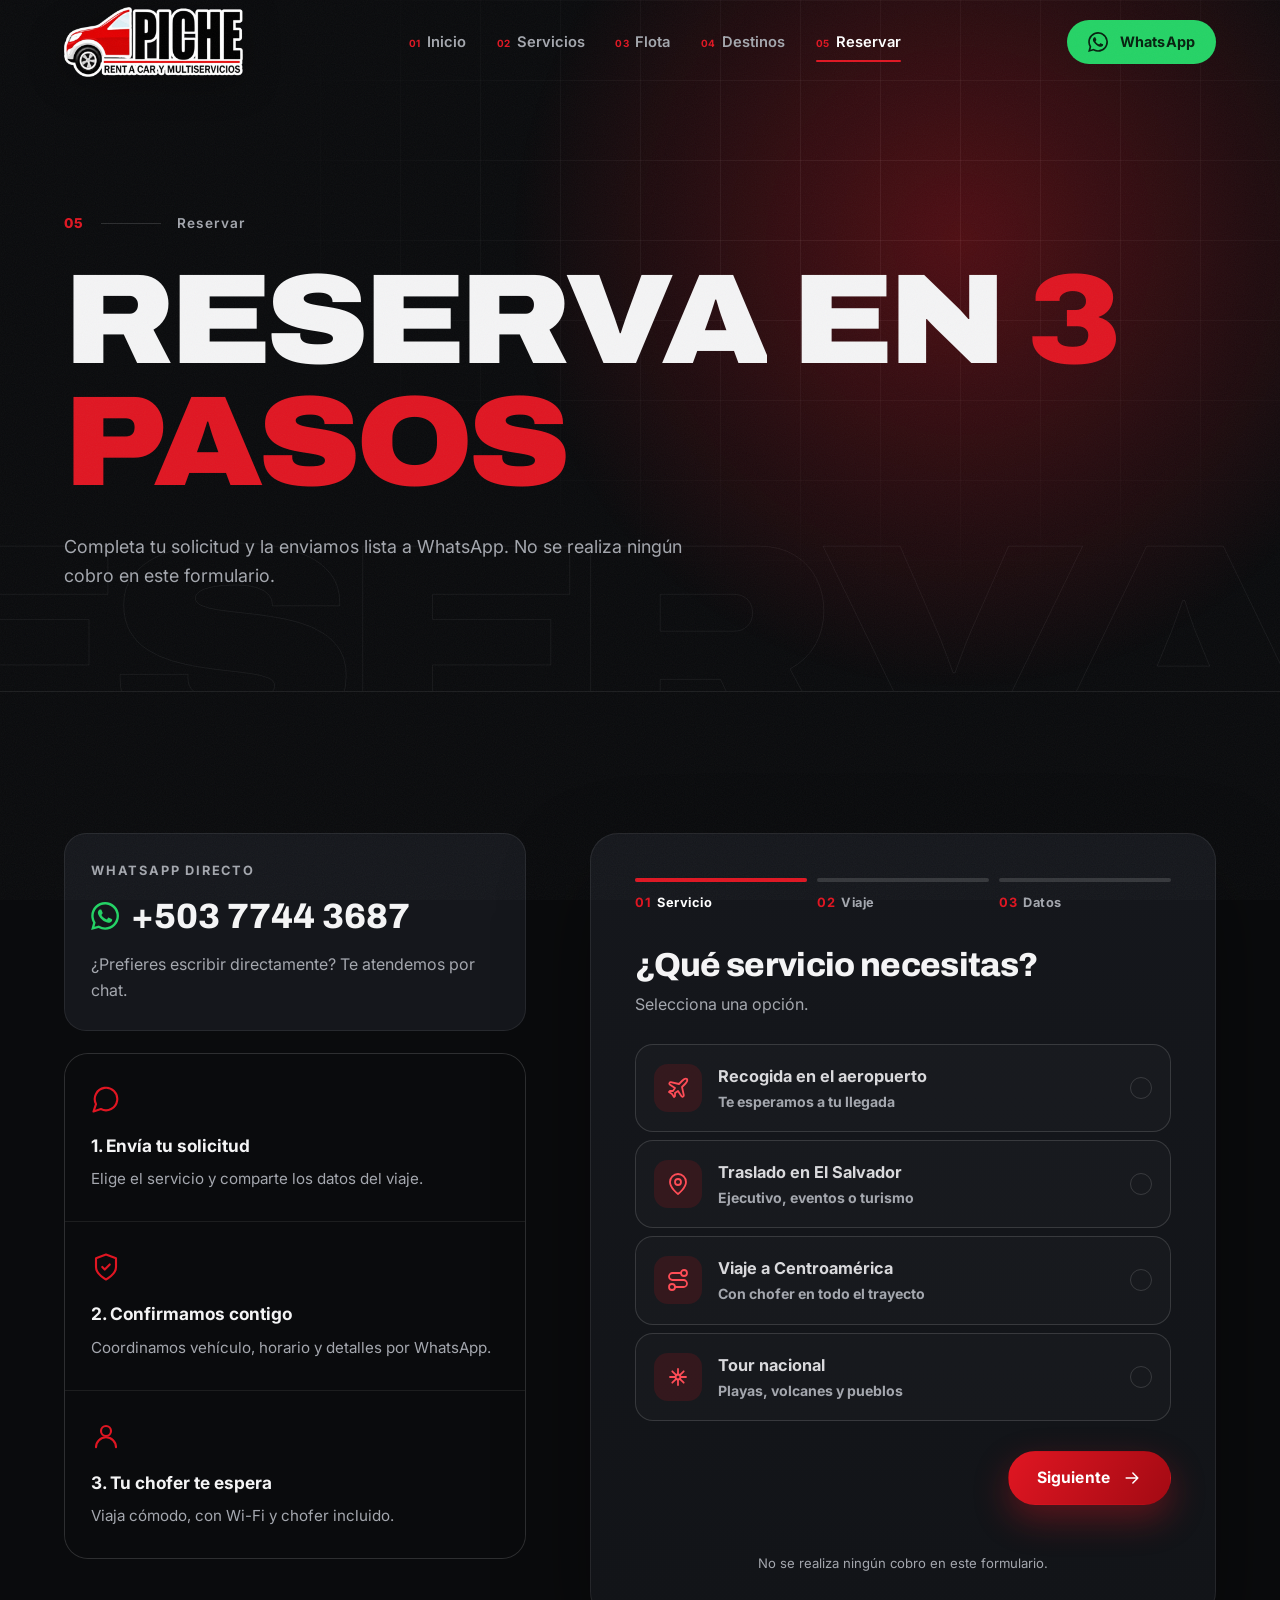
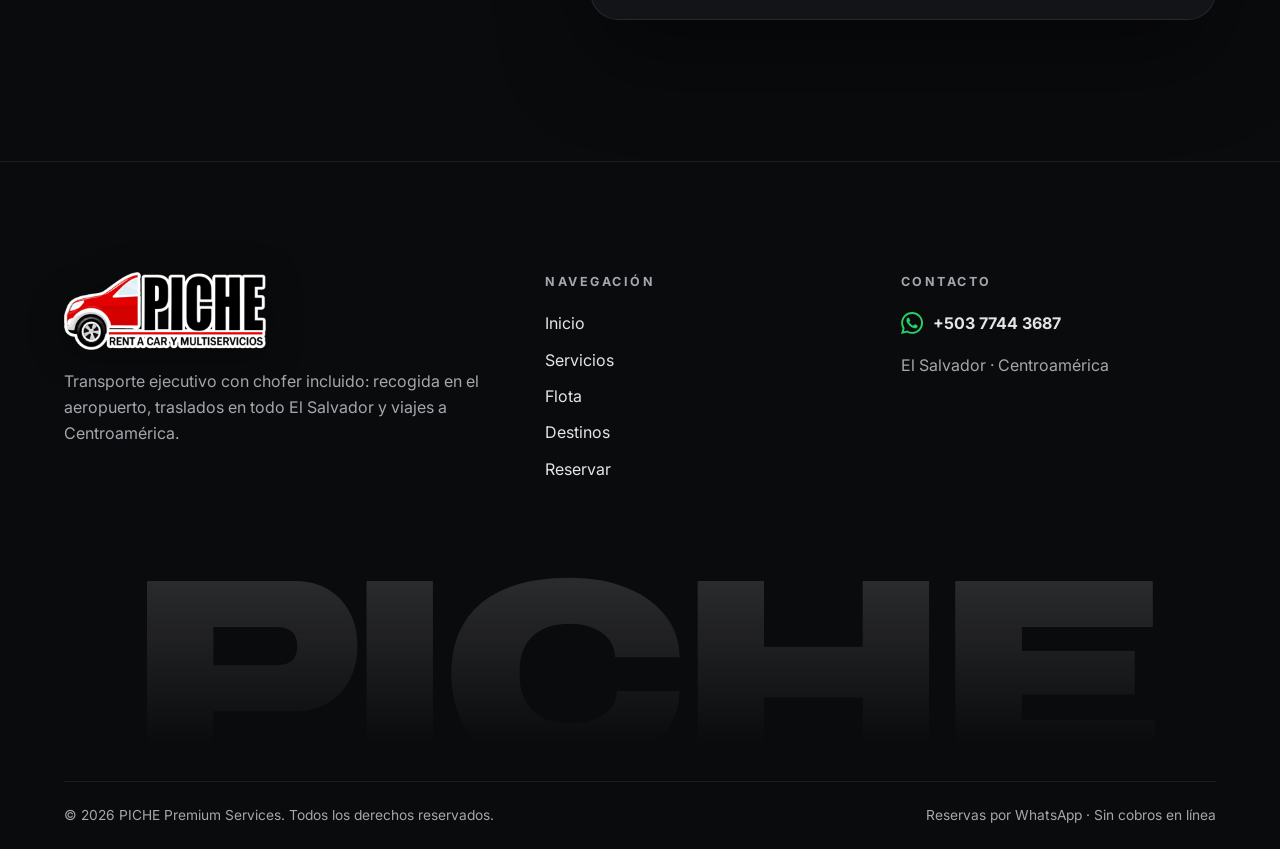
<file: reservar.html>
<!DOCTYPE html>
<html lang="es">
<head>
<meta charset="utf-8">
<meta name="viewport" content="width=device-width, initial-scale=1">
<title>Reservar | PICHE Premium Services</title>
<meta name="description" content="Reserva tu traslado ejecutivo en tres pasos y continúa por WhatsApp. Recogida en el aeropuerto, El Salvador y Centroamérica.">
<meta name="theme-color" content="#0a0b0d">
<meta name="robots" content="index, follow">
<meta name="referrer" content="strict-origin-when-cross-origin">
<meta name="format-detection" content="telephone=no">
<meta property="og:type" content="website">
<meta property="og:locale" content="es_SV">
<meta property="og:site_name" content="PICHE Premium Services">
<meta property="og:title" content="Reservar | PICHE Premium Services">
<meta property="og:description" content="Reserva tu traslado ejecutivo en tres pasos y continúa por WhatsApp. Recogida en el aeropuerto, El Salvador y Centroamérica.">
<meta property="og:image" content="assets/img/og-image.jpg">
<link rel="icon" type="image/png" sizes="192x192" href="assets/img/favicon.png">
<link rel="apple-touch-icon" href="assets/img/apple-touch-icon.png">
<link rel="preconnect" href="https://fonts.googleapis.com">
<link rel="preconnect" href="https://fonts.gstatic.com" crossorigin>
<link href="https://fonts.googleapis.com/css2?family=Archivo:wdth,wght@100..125,700..900&family=Inter:wght@400;500;600;700&display=swap" rel="stylesheet">
<link rel="stylesheet" href="assets/css/styles.css">
<script src="assets/js/boot.js"></script>
<script src="assets/js/main.js" defer></script>
</head>
<body data-page="reservar">
<a class="skip" href="#contenido">Saltar al contenido</a>

<!-- Transición entre páginas -->
<div class="pt" aria-hidden="true">
  <span class="pt__bar" style="--i:0"></span><span class="pt__bar" style="--i:1"></span><span class="pt__bar" style="--i:2"></span><span class="pt__bar" style="--i:3"></span><span class="pt__bar" style="--i:4"></span>
  <div class="pt__logo"><img src="assets/img/logo-piche.webp" alt="" width="1200" height="464"><span class="pt__line"></span></div>
</div>
<div class="progress" aria-hidden="true"></div>
<div class="cursor" aria-hidden="true"></div><div class="cursor-dot" aria-hidden="true"></div>

<header class="header">
  <div class="container header__inner">
    <a class="brand" href="index.html" aria-label="PICHE Premium Services, inicio">
      <img src="assets/img/logo-piche.webp" alt="PICHE Rent a Car y Multiservicios" width="1200" height="464" fetchpriority="high">
    </a>
    <nav class="nav" aria-label="Principal"><a class="nav__link" href="index.html"><small>01</small>Inicio</a><a class="nav__link" href="servicios.html"><small>02</small>Servicios</a><a class="nav__link" href="flota.html"><small>03</small>Flota</a><a class="nav__link" href="destinos.html"><small>04</small>Destinos</a><a class="nav__link" href="reservar.html" aria-current="page"><small>05</small>Reservar</a></nav>
    <a class="btn btn--wa btn--sm header__cta" href="https://wa.me/50377443687?text=Hola%2C%20quiero%20informaci%C3%B3n%20sobre%20el%20transporte%20ejecutivo." target="_blank" rel="noopener noreferrer" data-magnetic><svg viewBox="0 0 24 24" aria-hidden="true" focusable="false"><path fill="currentColor" d="M20.52 3.48A11.8 11.8 0 0 0 12.1 0C5.55 0 .22 5.32.22 11.88c0 2.1.55 4.15 1.6 5.96L.12 24l6.32-1.66a11.9 11.9 0 0 0 5.65 1.44h.01c6.55 0 11.88-5.33 11.89-11.88a11.8 11.8 0 0 0-3.47-8.42ZM12.1 21.75a9.8 9.8 0 0 1-5-1.37l-.36-.21-3.75.98 1-3.65-.24-.38a9.82 9.82 0 1 1 8.35 4.63Zm5.39-7.35c-.3-.15-1.77-.87-2.05-.97-.28-.1-.48-.15-.68.15-.2.3-.78.97-.95 1.17-.18.2-.35.23-.65.08-.3-.15-1.26-.46-2.4-1.46-.89-.79-1.49-1.77-1.66-2.07-.18-.3-.02-.46.13-.61.13-.13.3-.35.45-.53.15-.18.2-.3.3-.5.1-.2.05-.38-.03-.53-.08-.15-.68-1.63-.93-2.23-.24-.58-.49-.5-.68-.51h-.58c-.2 0-.53.08-.81.38-.28.3-1.06 1.03-1.06 2.5s1.09 2.9 1.24 3.1c.15.2 2.14 3.27 5.18 4.59.72.31 1.28.5 1.72.64.72.23 1.37.2 1.89.12.58-.09 1.77-.72 2.02-1.42.25-.7.25-1.3.18-1.42-.08-.13-.28-.2-.58-.35Z"/></svg> WhatsApp</a>
    <button class="menu-btn" type="button" aria-expanded="false" aria-controls="mobileMenu" aria-label="Abrir menú"><span></span><span></span></button>
  </div>
</header>

<div class="mobile-menu" id="mobileMenu">
  <ul><li><a class="m-link" href="index.html"><small>01</small>Inicio</a></li><li><a class="m-link" href="servicios.html"><small>02</small>Servicios</a></li><li><a class="m-link" href="flota.html"><small>03</small>Flota</a></li><li><a class="m-link" href="destinos.html"><small>04</small>Destinos</a></li><li><a class="m-link" href="reservar.html" aria-current="page"><small>05</small>Reservar</a></li></ul>
  <div class="mobile-menu__foot">
    <a class="btn btn--wa" href="https://wa.me/50377443687?text=Hola%2C%20quiero%20reservar%20un%20traslado%20ejecutivo." target="_blank" rel="noopener noreferrer"><svg viewBox="0 0 24 24" aria-hidden="true" focusable="false"><path fill="currentColor" d="M20.52 3.48A11.8 11.8 0 0 0 12.1 0C5.55 0 .22 5.32.22 11.88c0 2.1.55 4.15 1.6 5.96L.12 24l6.32-1.66a11.9 11.9 0 0 0 5.65 1.44h.01c6.55 0 11.88-5.33 11.89-11.88a11.8 11.8 0 0 0-3.47-8.42ZM12.1 21.75a9.8 9.8 0 0 1-5-1.37l-.36-.21-3.75.98 1-3.65-.24-.38a9.82 9.82 0 1 1 8.35 4.63Zm5.39-7.35c-.3-.15-1.77-.87-2.05-.97-.28-.1-.48-.15-.68.15-.2.3-.78.97-.95 1.17-.18.2-.35.23-.65.08-.3-.15-1.26-.46-2.4-1.46-.89-.79-1.49-1.77-1.66-2.07-.18-.3-.02-.46.13-.61.13-.13.3-.35.45-.53.15-.18.2-.3.3-.5.1-.2.05-.38-.03-.53-.08-.15-.68-1.63-.93-2.23-.24-.58-.49-.5-.68-.51h-.58c-.2 0-.53.08-.81.38-.28.3-1.06 1.03-1.06 2.5s1.09 2.9 1.24 3.1c.15.2 2.14 3.27 5.18 4.59.72.31 1.28.5 1.72.64.72.23 1.37.2 1.89.12.58-.09 1.77-.72 2.02-1.42.25-.7.25-1.3.18-1.42-.08-.13-.28-.2-.58-.35Z"/></svg> +503 7744 3687</a>
  </div>
</div>
<main id="contenido">
  <section class="page-hero" aria-labelledby="page-title">
    <div class="container">
      <p class="page-hero__index fade-up" style="--d:.1s"><b>05</b><i></i>Reservar</p>
      <h1 class="display page-hero__title split" id="page-title">Reserva en <span class="text-red">3 pasos</span></h1>
      <p class="lead page-hero__lead fade-up" style="--d:.55s">Completa tu solicitud y la enviamos lista a WhatsApp. No se realiza ningún cobro en este formulario.</p>
    </div>
    <div class="page-hero__ghost" aria-hidden="true" data-shift="-.15">Reserva</div>
  </section>

  <section class="section">
    <div class="container book">
      <aside class="book__aside" data-reveal="left">
        <div class="contact-card">
          <small>WhatsApp directo</small>
          <a class="big" href="https://wa.me/50377443687?text=Hola%2C%20quiero%20reservar%20un%20traslado%20ejecutivo." target="_blank" rel="noopener noreferrer"><svg viewBox="0 0 24 24" aria-hidden="true" focusable="false"><path fill="currentColor" d="M20.52 3.48A11.8 11.8 0 0 0 12.1 0C5.55 0 .22 5.32.22 11.88c0 2.1.55 4.15 1.6 5.96L.12 24l6.32-1.66a11.9 11.9 0 0 0 5.65 1.44h.01c6.55 0 11.88-5.33 11.89-11.88a11.8 11.8 0 0 0-3.47-8.42ZM12.1 21.75a9.8 9.8 0 0 1-5-1.37l-.36-.21-3.75.98 1-3.65-.24-.38a9.82 9.82 0 1 1 8.35 4.63Zm5.39-7.35c-.3-.15-1.77-.87-2.05-.97-.28-.1-.48-.15-.68.15-.2.3-.78.97-.95 1.17-.18.2-.35.23-.65.08-.3-.15-1.26-.46-2.4-1.46-.89-.79-1.49-1.77-1.66-2.07-.18-.3-.02-.46.13-.61.13-.13.3-.35.45-.53.15-.18.2-.3.3-.5.1-.2.05-.38-.03-.53-.08-.15-.68-1.63-.93-2.23-.24-.58-.49-.5-.68-.51h-.58c-.2 0-.53.08-.81.38-.28.3-1.06 1.03-1.06 2.5s1.09 2.9 1.24 3.1c.15.2 2.14 3.27 5.18 4.59.72.31 1.28.5 1.72.64.72.23 1.37.2 1.89.12.58-.09 1.77-.72 2.02-1.42.25-.7.25-1.3.18-1.42-.08-.13-.28-.2-.58-.35Z"/></svg>+503 7744 3687</a>
          <p style="color:var(--muted)">¿Prefieres escribir directamente? Te atendemos por chat.</p>
        </div>
        <div class="logistics" style="grid-template-columns:1fr">
          <div class="logistics__item"><svg viewBox="0 0 24 24" fill="none" stroke="currentColor" stroke-width="1.8" stroke-linecap="round" stroke-linejoin="round" aria-hidden="true" focusable="false"><path d="M7.9 20A9 9 0 1 0 4 16.1L2 22Z"/></svg><h3>1. Envía tu solicitud</h3><p>Elige el servicio y comparte los datos del viaje.</p></div>
          <div class="logistics__item"><svg viewBox="0 0 24 24" fill="none" stroke="currentColor" stroke-width="1.8" stroke-linecap="round" stroke-linejoin="round" aria-hidden="true" focusable="false"><path d="M12 22s8-4 8-10V5l-8-3-8 3v7c0 6 8 10 8 10Z"/><path d="m9 12 2 2 4-4"/></svg><h3>2. Confirmamos contigo</h3><p>Coordinamos vehículo, horario y detalles por WhatsApp.</p></div>
          <div class="logistics__item"><svg viewBox="0 0 24 24" fill="none" stroke="currentColor" stroke-width="1.8" stroke-linecap="round" stroke-linejoin="round" aria-hidden="true" focusable="false"><circle cx="12" cy="8" r="4"/><path d="M4 21a8 8 0 0 1 16 0"/></svg><h3>3. Tu chofer te espera</h3><p>Viaja cómodo, con Wi-Fi y chofer incluido.</p></div>
        </div>
      </aside>

      <form class="steps-ui" id="bookingForm" novalidate data-reveal="up" style="--d:.1s">
        <ol class="stepper" aria-label="Progreso de la reserva">
          <li><span><b>01</b>Servicio</span></li>
          <li><span><b>02</b>Viaje</span></li>
          <li><span><b>03</b>Datos</span></li>
        </ol>

        <fieldset class="step" style="border:0;padding:0;margin:0" data-error="Elige un servicio para continuar.">
          <legend class="sr-only">Paso 1: servicio</legend>
          <h2>¿Qué servicio necesitas?</h2>
          <p>Selecciona una opción.</p>
          <div class="options field">
            <div class="option">
              <input type="radio" name="servicio" id="s-aeropuerto" value="Recogida en el aeropuerto" data-key="aeropuerto" required>
              <label for="s-aeropuerto"><span class="o-icon"><svg viewBox="0 0 24 24" fill="none" stroke="currentColor" stroke-width="1.8" stroke-linecap="round" stroke-linejoin="round" aria-hidden="true" focusable="false"><path d="M17.8 19.2 16 11l3.5-3.5C21 6 21.5 4 21 3c-1-.5-3 0-4.5 1.5L13 8 4.8 6.2c-.5-.1-.9.1-1.1.5l-.3.5c-.2.5-.1 1 .3 1.3L9 12l-2 3H4l-1 1 3 2 2 3 1-1v-3l3-2 3.5 5.3c.3.4.8.5 1.3.3l.5-.2c.4-.3.6-.7.5-1.2z"/></svg></span><span><b>Recogida en el aeropuerto</b><span class="s">Te esperamos a tu llegada</span></span><span class="o-check"></span></label>
            </div>
            <div class="option">
              <input type="radio" name="servicio" id="s-nacional" value="Traslado en El Salvador" data-key="nacional">
              <label for="s-nacional"><span class="o-icon"><svg viewBox="0 0 24 24" fill="none" stroke="currentColor" stroke-width="1.8" stroke-linecap="round" stroke-linejoin="round" aria-hidden="true" focusable="false"><path d="M20 10c0 6-8 12-8 12s-8-6-8-12a8 8 0 0 1 16 0Z"/><circle cx="12" cy="10" r="3"/></svg></span><span><b>Traslado en El Salvador</b><span class="s">Ejecutivo, eventos o turismo</span></span><span class="o-check"></span></label>
            </div>
            <div class="option">
              <input type="radio" name="servicio" id="s-centroamerica" value="Viaje a Centroamérica" data-key="centroamerica">
              <label for="s-centroamerica"><span class="o-icon"><svg viewBox="0 0 24 24" fill="none" stroke="currentColor" stroke-width="1.8" stroke-linecap="round" stroke-linejoin="round" aria-hidden="true" focusable="false"><circle cx="6" cy="19" r="3"/><path d="M9 19h8.5a3.5 3.5 0 0 0 0-7h-11a3.5 3.5 0 0 1 0-7H15"/><circle cx="18" cy="5" r="3"/></svg></span><span><b>Viaje a Centroamérica</b><span class="s">Con chofer en todo el trayecto</span></span><span class="o-check"></span></label>
            </div>
            <div class="option">
              <input type="radio" name="servicio" id="s-tour" value="Tour nacional" data-key="tour">
              <label for="s-tour"><span class="o-icon"><svg viewBox="0 0 24 24" fill="none" stroke="currentColor" stroke-width="1.8" stroke-linecap="round" stroke-linejoin="round" aria-hidden="true" focusable="false"><circle cx="12" cy="12" r="2.5"/><path d="M12 9.5V4M12 20v-5.5M9.5 12H4M20 12h-5.5M10.2 10.2 6.3 6.3M17.7 17.7l-3.9-3.9M10.2 13.8l-3.9 3.9M17.7 6.3l-3.9 3.9"/></svg></span><span><b>Tour nacional</b><span class="s">Playas, volcanes y pueblos</span></span><span class="o-check"></span></label>
            </div>
          </div>
          <div class="step-nav"><span></span><button class="btn btn--red" type="button" data-next>Siguiente <svg class="arrow" viewBox="0 0 24 24" fill="none" stroke="currentColor" stroke-width="1.8" stroke-linecap="round" stroke-linejoin="round" aria-hidden="true" focusable="false"><path d="M5 12h14M13 6l6 6-6 6"/></svg></button></div>
        </fieldset>

        <fieldset class="step" style="border:0;padding:0;margin:0" data-error="Indica la fecha del viaje para continuar.">
          <legend class="sr-only">Paso 2: viaje</legend>
          <h2>Detalles del viaje</h2>
          <p>Cuéntanos cuándo y hacia dónde.</p>
          <div class="fields">
            <div class="field"><label for="fecha">Fecha</label><input id="fecha" name="fecha" type="date" required></div>
            <div class="field"><label for="hora">Hora (opcional)</label><input id="hora" name="hora" type="time"></div>
            <div class="field"><label for="pasajeros">Pasajeros</label>
              <div class="counter"><button type="button" data-step="-" aria-label="Menos pasajeros">−</button><input id="pasajeros" name="pasajeros" type="number" inputmode="numeric" min="1" max="60" value="1"><button type="button" data-step="+" aria-label="Más pasajeros">+</button></div>
            </div>
            <div class="field"><label for="vuelo">Número de vuelo (opcional)</label><input id="vuelo" name="vuelo" type="text" maxlength="20" placeholder="Ej. AV 123"></div>
            <div class="field"><label for="origen">Origen</label><input id="origen" name="origen" type="text" maxlength="120" placeholder="Aeropuerto, hotel, ciudad…"></div>
            <div class="field"><label for="destino">Destino</label><input id="destino" name="destino" type="text" maxlength="120" placeholder="¿A dónde vas?"></div>
          </div>
          <div class="step-nav"><button class="btn btn--ghost" type="button" data-prev>Atrás</button><button class="btn btn--red" type="button" data-next>Siguiente <svg class="arrow" viewBox="0 0 24 24" fill="none" stroke="currentColor" stroke-width="1.8" stroke-linecap="round" stroke-linejoin="round" aria-hidden="true" focusable="false"><path d="M5 12h14M13 6l6 6-6 6"/></svg></button></div>
        </fieldset>

        <fieldset class="step" style="border:0;padding:0;margin:0" data-error="Escribe tu nombre para continuar.">
          <legend class="sr-only">Paso 3: datos</legend>
          <h2>Tus datos</h2>
          <p>Revisa tu solicitud y continúa por WhatsApp.</p>
          <div class="fields">
            <div class="field field--full"><label for="nombre">Nombre completo</label><input id="nombre" name="nombre" type="text" maxlength="80" autocomplete="name" required placeholder="Tu nombre"></div>
            <div class="field field--full"><label for="detalle">Detalles adicionales (opcional)</label><textarea id="detalle" name="detalle" maxlength="500" placeholder="Equipaje, paradas, necesidades especiales…"></textarea></div>
          </div>
          <dl class="summary">
            <div><dt>Servicio</dt><dd data-sum="servicio"></dd></div>
            <div><dt>Fecha</dt><dd data-sum="fecha"></dd></div>
            <div><dt>Pasajeros</dt><dd data-sum="pasajeros"></dd></div>
            <div><dt>Ruta</dt><dd data-sum="ruta"></dd></div>
          </dl>
          <div class="step-nav"><button class="btn btn--ghost" type="button" data-prev>Atrás</button><button class="btn btn--wa" type="submit"><svg viewBox="0 0 24 24" aria-hidden="true" focusable="false"><path fill="currentColor" d="M20.52 3.48A11.8 11.8 0 0 0 12.1 0C5.55 0 .22 5.32.22 11.88c0 2.1.55 4.15 1.6 5.96L.12 24l6.32-1.66a11.9 11.9 0 0 0 5.65 1.44h.01c6.55 0 11.88-5.33 11.89-11.88a11.8 11.8 0 0 0-3.47-8.42ZM12.1 21.75a9.8 9.8 0 0 1-5-1.37l-.36-.21-3.75.98 1-3.65-.24-.38a9.82 9.82 0 1 1 8.35 4.63Zm5.39-7.35c-.3-.15-1.77-.87-2.05-.97-.28-.1-.48-.15-.68.15-.2.3-.78.97-.95 1.17-.18.2-.35.23-.65.08-.3-.15-1.26-.46-2.4-1.46-.89-.79-1.49-1.77-1.66-2.07-.18-.3-.02-.46.13-.61.13-.13.3-.35.45-.53.15-.18.2-.3.3-.5.1-.2.05-.38-.03-.53-.08-.15-.68-1.63-.93-2.23-.24-.58-.49-.5-.68-.51h-.58c-.2 0-.53.08-.81.38-.28.3-1.06 1.03-1.06 2.5s1.09 2.9 1.24 3.1c.15.2 2.14 3.27 5.18 4.59.72.31 1.28.5 1.72.64.72.23 1.37.2 1.89.12.58-.09 1.77-.72 2.02-1.42.25-.7.25-1.3.18-1.42-.08-.13-.28-.2-.58-.35Z"/></svg> Enviar por WhatsApp</button></div>
        </fieldset>

        <p class="form-msg" aria-live="polite"></p>
        <p class="form-note">No se realiza ningún cobro en este formulario.</p>
      </form>
    </div>
  </section>

</main>

<footer class="footer">
  <div class="container">
    <div class="footer__grid">
      <div class="footer__brand">
        <img src="assets/img/logo-piche.webp" alt="PICHE Rent a Car y Multiservicios" width="1200" height="464" loading="lazy">
        <p>Transporte ejecutivo con chofer incluido: recogida en el aeropuerto, traslados en todo El Salvador y viajes a Centroamérica.</p>
      </div>
      <div>
        <h4>Navegación</h4>
        <ul><li><a href="index.html">Inicio</a></li><li><a href="servicios.html">Servicios</a></li><li><a href="flota.html">Flota</a></li><li><a href="destinos.html">Destinos</a></li><li><a href="reservar.html">Reservar</a></li></ul>
      </div>
      <div>
        <h4>Contacto</h4>
        <ul>
          <li><a class="footer__wa" href="https://wa.me/50377443687?text=Hola%2C%20quiero%20informaci%C3%B3n%20sobre%20el%20transporte%20ejecutivo." target="_blank" rel="noopener noreferrer"><svg viewBox="0 0 24 24" aria-hidden="true" focusable="false"><path fill="currentColor" d="M20.52 3.48A11.8 11.8 0 0 0 12.1 0C5.55 0 .22 5.32.22 11.88c0 2.1.55 4.15 1.6 5.96L.12 24l6.32-1.66a11.9 11.9 0 0 0 5.65 1.44h.01c6.55 0 11.88-5.33 11.89-11.88a11.8 11.8 0 0 0-3.47-8.42ZM12.1 21.75a9.8 9.8 0 0 1-5-1.37l-.36-.21-3.75.98 1-3.65-.24-.38a9.82 9.82 0 1 1 8.35 4.63Zm5.39-7.35c-.3-.15-1.77-.87-2.05-.97-.28-.1-.48-.15-.68.15-.2.3-.78.97-.95 1.17-.18.2-.35.23-.65.08-.3-.15-1.26-.46-2.4-1.46-.89-.79-1.49-1.77-1.66-2.07-.18-.3-.02-.46.13-.61.13-.13.3-.35.45-.53.15-.18.2-.3.3-.5.1-.2.05-.38-.03-.53-.08-.15-.68-1.63-.93-2.23-.24-.58-.49-.5-.68-.51h-.58c-.2 0-.53.08-.81.38-.28.3-1.06 1.03-1.06 2.5s1.09 2.9 1.24 3.1c.15.2 2.14 3.27 5.18 4.59.72.31 1.28.5 1.72.64.72.23 1.37.2 1.89.12.58-.09 1.77-.72 2.02-1.42.25-.7.25-1.3.18-1.42-.08-.13-.28-.2-.58-.35Z"/></svg> +503 7744 3687</a></li>
          <li style="color:var(--muted)">El Salvador · Centroamérica</li>
        </ul>
      </div>
    </div>
    <div class="footer__word" aria-hidden="true">PICHE</div>
    <div class="footer__bar">
      <span>© <span data-year>2026</span> PICHE Premium Services. Todos los derechos reservados.</span>
      <span>Reservas por WhatsApp · Sin cobros en línea</span>
    </div>
  </div>
</footer>

<a class="wa-float" href="https://wa.me/50377443687?text=Hola%2C%20quiero%20reservar%20un%20traslado%20ejecutivo." target="_blank" rel="noopener noreferrer" aria-label="Escribir por WhatsApp"><svg viewBox="0 0 24 24" aria-hidden="true" focusable="false"><path fill="currentColor" d="M20.52 3.48A11.8 11.8 0 0 0 12.1 0C5.55 0 .22 5.32.22 11.88c0 2.1.55 4.15 1.6 5.96L.12 24l6.32-1.66a11.9 11.9 0 0 0 5.65 1.44h.01c6.55 0 11.88-5.33 11.89-11.88a11.8 11.8 0 0 0-3.47-8.42ZM12.1 21.75a9.8 9.8 0 0 1-5-1.37l-.36-.21-3.75.98 1-3.65-.24-.38a9.82 9.82 0 1 1 8.35 4.63Zm5.39-7.35c-.3-.15-1.77-.87-2.05-.97-.28-.1-.48-.15-.68.15-.2.3-.78.97-.95 1.17-.18.2-.35.23-.65.08-.3-.15-1.26-.46-2.4-1.46-.89-.79-1.49-1.77-1.66-2.07-.18-.3-.02-.46.13-.61.13-.13.3-.35.45-.53.15-.18.2-.3.3-.5.1-.2.05-.38-.03-.53-.08-.15-.68-1.63-.93-2.23-.24-.58-.49-.5-.68-.51h-.58c-.2 0-.53.08-.81.38-.28.3-1.06 1.03-1.06 2.5s1.09 2.9 1.24 3.1c.15.2 2.14 3.27 5.18 4.59.72.31 1.28.5 1.72.64.72.23 1.37.2 1.89.12.58-.09 1.77-.72 2.02-1.42.25-.7.25-1.3.18-1.42-.08-.13-.28-.2-.58-.35Z"/></svg></a>
</body>
</html>
</file>
<file: assets/css/styles.css>
/* ==========================================================================
   PICHE Premium Services — hoja de estilos principal
   Estructura:
   1. Tokens y base        6. Inicio (hero)         11. Reservar (pasos)
   2. Utilidades           7. Encabezados internos  12. Llamado a la acción
   3. Transición de página 8. Servicios             13. Pie de página
   4. Cursor y encabezado  9. Flota                 14. Animaciones al scroll
   5. Botones              10. Destinos             15. Responsivo / movimiento
   ========================================================================== */

/* 1. Tokens y base ------------------------------------------------------- */
:root {
  --bg: #0a0b0d;
  --bg-2: #101216;
  --surface: #15171c;
  --surface-2: #1b1e24;
  --line: rgba(255, 255, 255, .08);
  --line-2: rgba(255, 255, 255, .14);
  --text: #f4f4f5;
  --muted: #a4a7ae;
  --red: #e01622;
  --red-2: #a30a13;
  --wine: #3b0509;
  --wa: #25d366;

  --display: "Archivo", "Inter", system-ui, sans-serif;
  --sans: "Inter", system-ui, -apple-system, "Segoe UI", Roboto, Arial, sans-serif;

  --pad: clamp(18px, 5vw, 88px);
  --max: 1320px;
  --header-h: 84px;
  --radius: 22px;
  --ease: cubic-bezier(.22, 1, .36, 1);
  --ease-in-out: cubic-bezier(.76, 0, .24, 1);
}

*, *::before, *::after { box-sizing: border-box; }
html { -webkit-text-size-adjust: 100%; scroll-padding-top: var(--header-h); }
body {
  margin: 0; min-height: 100vh;
  background: var(--bg); color: var(--text);
  font: 400 1rem/1.65 var(--sans);
  -webkit-font-smoothing: antialiased; text-rendering: optimizeLegibility;
  overflow-x: hidden;
}
img, svg, video { display: block; max-width: 100%; }
a { color: inherit; text-decoration: none; }
h1, h2, h3, h4, p, ul, ol, figure { margin: 0; }
ul, ol { padding: 0; list-style: none; }
button, input, select, textarea { font: inherit; color: inherit; }
::selection { background: var(--red); color: #fff; }
:focus-visible { outline: 2px solid #fff; outline-offset: 4px; border-radius: 8px; }

.skip {
  position: fixed; left: 16px; top: -80px; z-index: 300;
  padding: 12px 18px; border-radius: 10px; background: #fff; color: #000; font-weight: 700;
}
.skip:focus { top: 16px; }

/* 2. Utilidades ---------------------------------------------------------- */
.container { width: 100%; max-width: var(--max); margin-inline: auto; padding-inline: var(--pad); }
.section { position: relative; padding-block: clamp(80px, 11vw, 150px); }
.section--tight { padding-block: clamp(60px, 8vw, 100px); }
.section--alt { background: var(--bg-2); }

.eyebrow {
  display: inline-flex; align-items: center; gap: 12px;
  font: 700 .78rem/1 var(--sans); letter-spacing: .22em; text-transform: uppercase; color: var(--red);
}
.eyebrow::before { content: ""; width: 34px; height: 2px; border-radius: 2px; background: currentColor; }

.display {
  font-family: var(--display); font-weight: 900; font-stretch: 112%;
  line-height: .95; letter-spacing: -.035em; text-transform: uppercase;
}
.h2 {
  font-family: var(--display); font-weight: 800; font-stretch: 108%;
  font-size: clamp(2.1rem, 4.8vw, 4rem); line-height: 1; letter-spacing: -.03em;
}
.lead { color: var(--muted); font-size: clamp(1.02rem, 1.4vw, 1.2rem); max-width: 36em; }
.text-red { color: var(--red); }
.outline-text { color: transparent; -webkit-text-stroke: 1.5px rgba(255, 255, 255, .55); }

.section-head { display: grid; gap: 20px; max-width: 760px; margin-bottom: clamp(40px, 6vw, 72px); }
.section-head--split {
  max-width: none; grid-template-columns: 1fr; align-items: end;
}
@media (min-width: 900px) { .section-head--split { grid-template-columns: 1.2fr 1fr; gap: 60px; } }

.sr-only {
  position: absolute; width: 1px; height: 1px; padding: 0; margin: -1px;
  overflow: hidden; clip: rect(0, 0, 0, 0); white-space: nowrap; border: 0;
}

/* Ruido sutil sobre toda la página para dar textura */
body::after {
  content: ""; position: fixed; inset: 0; z-index: 150; pointer-events: none; opacity: .045;
  background-image: url("data:image/svg+xml,%3Csvg xmlns='http://www.w3.org/2000/svg' width='160' height='160'%3E%3Cfilter id='n'%3E%3CfeTurbulence type='fractalNoise' baseFrequency='.9' numOctaves='3' stitchTiles='stitch'/%3E%3C/filter%3E%3Crect width='100%25' height='100%25' filter='url(%23n)'/%3E%3C/svg%3E");
}

/* 3. Transición de página (persianas rojas con logo) --------------------- */
.pt {
  position: fixed; inset: 0; z-index: 200; pointer-events: none;
  display: grid; grid-template-columns: repeat(5, 1fr);
}
.pt__bar {
  background: var(--red-2); transform: scaleY(0); transform-origin: 50% 100%;
  will-change: transform;
}
.pt__bar:nth-child(even) { background: #0d0e11; }
.pt__bar:nth-child(3) { background: var(--red); }
.pt__logo {
  position: absolute; left: 50%; top: 50%; width: min(260px, 56vw);
  transform: translate(-50%, -50%) scale(.9); opacity: 0;
  display: grid; justify-items: center; gap: 18px;
}
.pt__logo img { width: 100%; height: auto; }
.pt__line { width: 120px; height: 2px; background: rgba(255,255,255,.2); overflow: hidden; border-radius: 2px; }
.pt__line::after { content: ""; display: block; height: 100%; width: 40%; background: #fff; animation: pt-load 1s var(--ease-in-out) infinite; }
@keyframes pt-load { from { transform: translateX(-100%); } to { transform: translateX(260%); } }

/* Estado cubierto (al llegar a una página o al salir) */
html.pt-covered .pt { pointer-events: auto; }
html.pt-covered .pt__bar { transform: scaleY(1); }
html.pt-covered .pt__logo { opacity: 1; transform: translate(-50%, -50%); }

/* Salida: persianas suben desde abajo */
html.pt-leave .pt { pointer-events: auto; }
html.pt-leave .pt__bar { animation: bar-in .62s var(--ease-in-out) forwards; animation-delay: calc(var(--i) * 55ms); }
html.pt-leave .pt__logo { animation: logo-in .5s var(--ease) .38s forwards; }
@keyframes bar-in { from { transform: scaleY(0); transform-origin: 50% 100%; } to { transform: scaleY(1); transform-origin: 50% 100%; } }
@keyframes logo-in { to { opacity: 1; transform: translate(-50%, -50%); } }

/* Entrada: persianas se retiran hacia arriba */
html.pt-enter .pt__bar { transform: scaleY(1); animation: bar-out .75s var(--ease-in-out) forwards; animation-delay: calc(.18s + var(--i) * 60ms); }
html.pt-enter .pt__logo { opacity: 1; transform: translate(-50%, -50%); animation: logo-out .4s var(--ease) forwards; }
@keyframes bar-out { from { transform: scaleY(1); transform-origin: 50% 0; } to { transform: scaleY(0); transform-origin: 50% 0; } }
@keyframes logo-out { to { opacity: 0; transform: translate(-50%, -60%) scale(.96); } }


/* 4. Cursor y encabezado ------------------------------------------------- */
.cursor, .cursor-dot {
  position: fixed; left: 0; top: 0; z-index: 180; pointer-events: none;
  border-radius: 50%; transform: translate3d(-100px, -100px, 0);
  display: none;
}
.cursor {
  width: 38px; height: 38px; margin: -19px 0 0 -19px;
  border: 1.5px solid rgba(255, 255, 255, .5);
  transition: width .3s var(--ease), height .3s var(--ease), margin .3s var(--ease), background-color .3s, border-color .3s;
}
.cursor-dot { width: 6px; height: 6px; margin: -3px 0 0 -3px; background: var(--red); }
.cursor.is-hover { width: 70px; height: 70px; margin: -35px 0 0 -35px; background: rgba(224, 22, 34, .16); border-color: var(--red); }
@media (hover: hover) and (pointer: fine) {
  .has-cursor .cursor, .has-cursor .cursor-dot { display: block; }
}

.header {
  position: fixed; inset: 0 0 auto; z-index: 100; height: var(--header-h);
  display: flex; align-items: center;
  transition: background-color .4s, box-shadow .4s, height .4s var(--ease), transform .45s var(--ease);
}
.header.is-scrolled {
  --header-h: 70px;
  background: rgba(10, 11, 13, .78);
  backdrop-filter: blur(16px) saturate(140%); -webkit-backdrop-filter: blur(16px) saturate(140%);
  box-shadow: 0 1px 0 var(--line);
}
.header.is-hidden { transform: translateY(-100%); }
.header__inner { display: flex; align-items: center; justify-content: space-between; gap: 24px; }
.brand img { width: clamp(150px, 15vw, 196px); height: auto; transition: transform .4s var(--ease); transform-origin: left center; }
.header.is-scrolled .brand img { transform: scale(.88); }

.nav { display: flex; align-items: center; gap: clamp(18px, 2.4vw, 40px); }
.nav__link {
  position: relative; display: inline-flex; align-items: baseline; gap: 6px;
  font-weight: 600; font-size: .92rem; color: var(--muted); transition: color .3s;
}
.nav__link small { font-size: .62rem; color: var(--red); font-weight: 700; letter-spacing: .05em; }
.nav__link::after {
  content: ""; position: absolute; left: 0; right: 0; bottom: -8px; height: 2px; border-radius: 2px;
  background: var(--red); transform: scaleX(0); transform-origin: right; transition: transform .45s var(--ease);
}
.nav__link:hover, .nav__link[aria-current="page"] { color: #fff; }
.nav__link:hover::after, .nav__link[aria-current="page"]::after { transform: scaleX(1); transform-origin: left; }

.menu-btn {
  display: none; position: relative; z-index: 120;
  width: 50px; height: 50px; border-radius: 50%;
  border: 1px solid var(--line-2); background: rgba(255,255,255,.04); cursor: pointer;
}
.menu-btn span {
  position: absolute; left: 15px; right: 15px; height: 2px; border-radius: 2px; background: #fff;
  transition: transform .45s var(--ease), top .45s var(--ease), opacity .3s;
}
.menu-btn span:nth-child(1) { top: 19px; }
.menu-btn span:nth-child(2) { top: 29px; }
.menu-open .menu-btn span:nth-child(1) { top: 24px; transform: rotate(45deg); }
.menu-open .menu-btn span:nth-child(2) { top: 24px; transform: rotate(-45deg); }

.mobile-menu {
  position: fixed; inset: 0; z-index: 110;
  display: flex; flex-direction: column; justify-content: center; gap: 36px;
  padding: calc(var(--header-h) + 20px) var(--pad) 40px;
  background:
    radial-gradient(120% 70% at 100% 0%, rgba(224,22,34,.35), transparent 60%),
    #0a0b0d;
  clip-path: circle(0 at calc(100% - 44px) 42px);
  transition: clip-path .8s var(--ease-in-out);
  visibility: hidden;
}
.menu-open .mobile-menu { clip-path: circle(150% at calc(100% - 44px) 42px); visibility: visible; }
.mobile-menu ul { display: grid; gap: 6px; }
.mobile-menu a.m-link {
  display: flex; align-items: baseline; gap: 14px;
  font-family: var(--display); font-weight: 900; font-stretch: 110%; text-transform: uppercase;
  font-size: clamp(2.2rem, 11vw, 3.6rem); line-height: 1.05; letter-spacing: -.03em;
  opacity: 0; transform: translateY(40px);
  transition: opacity .5s var(--ease), transform .7s var(--ease), color .3s;
}
.mobile-menu a.m-link small { font: 700 .8rem var(--sans); color: var(--red); letter-spacing: .1em; }
.mobile-menu a.m-link[aria-current="page"] { color: var(--red); }
.menu-open .mobile-menu a.m-link { opacity: 1; transform: none; transition-delay: calc(.25s + var(--i) * 70ms); }
.mobile-menu__foot { color: var(--muted); font-size: .95rem; opacity: 0; transition: opacity .5s .6s; }
.menu-open .mobile-menu__foot { opacity: 1; }
.menu-open { overflow: hidden; }

/* 5. Botones ------------------------------------------------------------- */
.btn {
  --bx: 0px; --by: 0px;
  position: relative; isolation: isolate; overflow: hidden;
  display: inline-flex; align-items: center; justify-content: center; gap: 12px;
  min-height: 54px; padding: 0 28px; border-radius: 999px; border: 1.5px solid transparent;
  font: 700 .98rem/1 var(--sans); letter-spacing: .01em; cursor: pointer; white-space: nowrap;
  transform: translate3d(var(--bx), var(--by), 0);
  transition: transform .4s var(--ease), box-shadow .4s, background-color .3s, border-color .3s, color .3s;
}
.btn svg { width: 20px; height: 20px; flex: none; }
.btn::before {
  content: ""; position: absolute; inset: 0; z-index: -1; border-radius: inherit;
  background: #fff; transform: translateY(101%); transition: transform .5s var(--ease);
}
.btn:hover::before { transform: none; }
.btn--red { background: linear-gradient(120deg, var(--red), var(--red-2)); color: #fff; box-shadow: 0 14px 34px rgba(224, 22, 34, .35); }
.btn--red:hover { color: var(--red-2); box-shadow: 0 18px 44px rgba(224, 22, 34, .45); }
.btn--ghost { border-color: var(--line-2); color: #fff; }
.btn--ghost:hover { color: #0a0b0d; border-color: #fff; }
.btn--wa { background: var(--wa); color: #06210f; }
.btn--wa::before { background: #fff; }
.btn--sm { min-height: 44px; padding: 0 20px; font-size: .9rem; }
.btn--block { width: 100%; }
.btn .arrow { transition: transform .4s var(--ease); }
.btn:hover .arrow { transform: translateX(4px); }

.link-arrow {
  display: inline-flex; align-items: center; gap: 10px; font-weight: 700; color: #fff;
  border-bottom: 1px solid var(--line-2); padding-bottom: 6px; transition: border-color .3s, gap .3s var(--ease);
}
.link-arrow:hover { border-color: var(--red); gap: 16px; }
.link-arrow svg { width: 18px; height: 18px; color: var(--red); }

/* 6. Inicio --------------------------------------------------------------- */
.hero {
  position: relative; min-height: 100vh; min-height: 100svh; overflow: hidden; isolation: isolate;
  display: flex; align-items: center;
  padding: calc(var(--header-h) + 40px) 0 120px;
}
.hero__bg { position: absolute; inset: 0; z-index: -2; overflow: hidden; }
.hero__bg img {
  width: 100%; height: 100%; object-fit: cover; object-position: 60% center;
  transform: scale(1.12); animation: kenburns 22s ease-out forwards;
  filter: saturate(.85) contrast(1.05);
}
@keyframes kenburns { to { transform: scale(1.02) translate3d(-1%, 0, 0); } }
.hero__bg::after {
  content: ""; position: absolute; inset: 0;
  background:
    linear-gradient(90deg, rgba(10,11,13,.97) 0%, rgba(10,11,13,.88) 38%, rgba(10,11,13,.45) 70%, rgba(10,11,13,.65) 100%),
    linear-gradient(0deg, var(--bg) 0%, transparent 35%),
    radial-gradient(60% 60% at 80% 60%, rgba(224,22,34,.25), transparent 70%);
}
.hero__grid { display: grid; gap: 40px; align-items: center; }
@media (min-width: 1000px) { .hero__grid { grid-template-columns: 1.05fr .95fr; } }

.hero__title { font-size: clamp(2.8rem, 7.4vw, 6.6rem); margin-top: 24px; }
.hero__title .line { display: block; overflow: hidden; padding-bottom: .04em; }
.hero__title .line > span { display: inline-block; transform: translateY(105%); animation: line-up 1.1s var(--ease) forwards; }
.hero__title .line:nth-child(2) > span { animation-delay: .1s; }
.hero__title .line:nth-child(3) > span { animation-delay: .2s; }
.hero__title .line:nth-child(4) > span { animation-delay: .3s; }
@keyframes line-up { to { transform: none; } }

.fade-up { opacity: 0; transform: translateY(26px); animation: fade-up 1s var(--ease) forwards; animation-delay: var(--d, .5s); }
@keyframes fade-up { to { opacity: 1; transform: none; } }

.hero .lead { margin-top: 28px; }
.hero__actions { margin-top: 40px; display: flex; flex-wrap: wrap; align-items: center; gap: 16px 28px; }
.phone-link { display: inline-flex; align-items: center; gap: 10px; font-weight: 700; font-size: 1.15rem; transition: color .3s; }
.phone-link svg { width: 24px; height: 24px; color: var(--wa); }
.phone-link:hover { color: var(--wa); }

.hero__visual { position: relative; display: grid; place-items: center; min-height: 340px; }
.hero__ring {
  position: absolute; width: min(560px, 92%); aspect-ratio: 1; border-radius: 50%;
  border: 1px solid rgba(255,255,255,.1);
  background: radial-gradient(closest-side, rgba(224,22,34,.35), rgba(224,22,34,.08) 60%, transparent 72%);
  animation: ring-in 1.4s var(--ease) .3s both, breathe 7s ease-in-out 1.7s infinite;
}
.hero__ring::before, .hero__ring::after {
  content: ""; position: absolute; inset: -9%; border-radius: 50%; border: 1px dashed rgba(255,255,255,.1);
  animation: spin 60s linear infinite;
}
.hero__ring::after { inset: 14%; border-style: solid; border-color: rgba(224,22,34,.35); border-width: 1px 0 0 0; animation-duration: 9s; }
@keyframes spin { to { transform: rotate(360deg); } }
@keyframes ring-in { from { opacity: 0; transform: scale(.6); } to { opacity: 1; transform: none; } }
@keyframes breathe { 50% { transform: scale(1.04); } }

.hero__van {
  position: relative; width: min(640px, 100%);
  transform: translate3d(calc(var(--px, 0) * -18px), calc(var(--py, 0) * -10px), 0);
  transition: transform .3s ease-out;
}
.hero__van-inner { opacity: 0; transform: translateX(120px); filter: blur(12px); animation: van-in 1.4s var(--ease) .55s forwards; }
@keyframes van-in { to { opacity: 1; transform: none; filter: none; } }
.hero__van img { width: 100%; height: auto; filter: drop-shadow(0 40px 40px rgba(0,0,0,.6)); }
.hero__van-inner::after {
  content: ""; position: absolute; inset: 0;
  -webkit-mask: url("../img/microbus.webp") center / contain no-repeat; mask: url("../img/microbus.webp") center / contain no-repeat;
  background: linear-gradient(105deg, transparent 40%, rgba(255,255,255,.75) 50%, transparent 60%) no-repeat;
  background-size: 260% 100%; background-position: 120% 0;
  animation: shine 1.6s ease-in-out 2s both, shine 1.6s ease-in-out 9s both;
}
@keyframes shine { from { background-position: 120% 0; } to { background-position: -20% 0; } }

.hero__badge {
  position: absolute; display: inline-flex; align-items: center; gap: 10px;
  padding: 12px 16px; border-radius: 14px; font-size: .84rem; font-weight: 600;
  background: rgba(21, 23, 28, .72); border: 1px solid var(--line-2);
  backdrop-filter: blur(12px); -webkit-backdrop-filter: blur(12px);
  box-shadow: 0 20px 40px rgba(0,0,0,.35);
  animation: float 6s ease-in-out infinite;
}
.hero__badge .dot { width: 9px; height: 9px; border-radius: 50%; background: var(--wa); box-shadow: 0 0 0 4px rgba(37,211,102,.2); }
.hero__badge svg { width: 18px; height: 18px; color: var(--red); }
.hero__badge--a { top: 6%; right: 6%; }
.hero__badge--b { bottom: 8%; left: 2%; animation-delay: -3s; }
@keyframes float { 50% { transform: translateY(-12px); } }

.scroll-cue {
  position: absolute; left: 50%; bottom: 28px; transform: translateX(-50%);
  display: grid; justify-items: center; gap: 10px;
  font-size: .7rem; letter-spacing: .3em; text-transform: uppercase; color: var(--muted);
}
.scroll-cue i { width: 1px; height: 46px; background: linear-gradient(var(--line-2), transparent); position: relative; overflow: hidden; }
.scroll-cue i::after { content: ""; position: absolute; left: 0; top: -40%; width: 1px; height: 40%; background: var(--red); animation: drip 2s var(--ease-in-out) infinite; }
@keyframes drip { to { top: 100%; } }

/* Franja en movimiento */
.marquee {
  position: relative; overflow: hidden; padding: 26px 0;
  border-block: 1px solid var(--line); background: var(--bg);
  -webkit-mask-image: linear-gradient(90deg, transparent, #000 10%, #000 90%, transparent);
          mask-image: linear-gradient(90deg, transparent, #000 10%, #000 90%, transparent);
}
.marquee__track { display: flex; width: max-content; animation: marquee 38s linear infinite; }
.marquee:hover .marquee__track { animation-play-state: paused; }
.marquee__group { display: flex; align-items: center; }
.marquee__item {
  display: inline-flex; align-items: center; gap: 34px; padding-right: 34px;
  font-family: var(--display); font-weight: 800; font-stretch: 110%; text-transform: uppercase;
  font-size: clamp(1.3rem, 2.6vw, 2.2rem); letter-spacing: -.01em; white-space: nowrap;
}
.marquee__item:nth-child(even) { color: transparent; -webkit-text-stroke: 1px rgba(255,255,255,.5); }
.marquee__item::after { content: ""; width: 12px; height: 12px; background: var(--red); transform: rotate(45deg); }
@keyframes marquee { to { transform: translateX(-50%); } }

/* Tarjetas de servicio (inicio) */
.cards { display: grid; gap: 20px; grid-template-columns: repeat(auto-fit, minmax(min(100%, 260px), 1fr)); }
.card {
  --mx: 50%; --my: 0%; --rx: 0deg; --ry: 0deg;
  position: relative; isolation: isolate; overflow: hidden;
  padding: 34px 28px 32px; border-radius: var(--radius);
  background: var(--surface); border: 1px solid var(--line);
  transform: perspective(900px) rotateX(var(--rx)) rotateY(var(--ry));
  transition: transform .5s var(--ease), border-color .4s, box-shadow .5s;
  min-height: 300px; display: flex; flex-direction: column;
}
.card::before {
  content: ""; position: absolute; inset: 0; z-index: -1; opacity: 0; transition: opacity .5s;
  background:
    radial-gradient(380px circle at var(--mx) var(--my), rgba(255,255,255,.18), transparent 45%),
    linear-gradient(150deg, var(--red) 0%, var(--red-2) 55%, var(--wine) 100%);
}
.card:hover { border-color: transparent; box-shadow: 0 30px 70px rgba(224, 22, 34, .25); }
.card:hover::before { opacity: 1; }
.card__num {
  position: absolute; right: 22px; top: 18px;
  font-family: var(--display); font-weight: 900; font-size: 3.6rem; line-height: 1;
  color: transparent; -webkit-text-stroke: 1px rgba(255,255,255,.14); transition: -webkit-text-stroke-color .4s;
}
.card:hover .card__num { -webkit-text-stroke-color: rgba(255,255,255,.4); }
.card__icon {
  width: 56px; height: 56px; border-radius: 16px; display: grid; place-items: center;
  background: rgba(224, 22, 34, .14); color: #ff4d57;
  transition: background-color .4s, color .4s, transform .6s var(--ease);
}
.card__icon svg { width: 28px; height: 28px; fill: none; stroke: currentColor; stroke-width: 1.7; stroke-linecap: round; stroke-linejoin: round; }
.card:hover .card__icon { background: rgba(255,255,255,.16); color: #fff; transform: rotate(-8deg) scale(1.06); }
.card h3 { margin-top: auto; padding-top: 34px; font-size: 1.3rem; line-height: 1.25; font-weight: 700; }
.card p { margin-top: 10px; color: var(--muted); transition: color .4s; }
.card:hover p { color: rgba(255,255,255,.88); }

/* Bloques de navegación hacia otras páginas */
.portals { display: grid; gap: 20px; }
@media (min-width: 900px) { .portals { grid-template-columns: 1.2fr 1fr; } }
.portal {
  position: relative; overflow: hidden; isolation: isolate; border-radius: 28px;
  min-height: 520px; padding: clamp(26px, 3vw, 40px);
  display: flex; flex-direction: column; justify-content: flex-end; gap: 12px;
  border: 1px solid var(--line);
}
.portal__media { position: absolute; inset: 0; z-index: -2; }
.portal__media img { width: 100%; height: 100%; object-fit: cover; transform: scale(1.06); transition: transform 1.2s var(--ease); }
.portal::after {
  content: ""; position: absolute; inset: 0; z-index: -1;
  background: linear-gradient(180deg, rgba(10,11,13,.1) 0%, rgba(10,11,13,.55) 45%, rgba(10,11,13,.96) 100%);
  transition: background-color .5s;
}
.portal:hover .portal__media img { transform: scale(1.12); }
.portal--map::after { background: linear-gradient(180deg, transparent 40%, rgba(10,11,13,.9) 100%); }
.portal--map { background: radial-gradient(70% 70% at 70% 30%, rgba(224,22,34,.28), transparent 70%), var(--surface); }
.portal--map .portal__media { display: grid; place-items: start center; padding: 34px 30px 0; }
.portal--map .portal__media img { width: min(62%, 300px); height: auto; object-fit: contain; filter: drop-shadow(0 30px 40px rgba(0,0,0,.5)); }
.portal h3 { font-family: var(--display); font-weight: 900; font-stretch: 110%; text-transform: uppercase; font-size: clamp(1.8rem, 3.4vw, 2.8rem); line-height: 1; letter-spacing: -.02em; }
.portal p { color: rgba(255,255,255,.8); max-width: 30em; }
.portal .link-arrow { margin-top: 8px; align-self: flex-start; }

/* 7. Encabezado de páginas internas -------------------------------------- */
.page-hero {
  position: relative; overflow: hidden; isolation: isolate;
  padding: calc(var(--header-h) + clamp(70px, 10vw, 130px)) 0 clamp(60px, 8vw, 100px);
  border-bottom: 1px solid var(--line);
}
.page-hero::before {
  content: ""; position: absolute; inset: 0; z-index: -2;
  background-image:
    linear-gradient(var(--line) 1px, transparent 1px),
    linear-gradient(90deg, var(--line) 1px, transparent 1px);
  background-size: 80px 80px;
  -webkit-mask-image: radial-gradient(70% 80% at 70% 30%, #000, transparent 75%);
          mask-image: radial-gradient(70% 80% at 70% 30%, #000, transparent 75%);
  animation: grid-move 20s linear infinite;
}
@keyframes grid-move { to { background-position: 80px 80px, 80px 80px; } }
.page-hero::after {
  content: ""; position: absolute; z-index: -1; right: -10%; top: -30%; width: 70vw; height: 70vw; max-width: 900px; max-height: 900px;
  background: radial-gradient(closest-side, rgba(224,22,34,.32), transparent);
  animation: glow-drift 12s ease-in-out infinite alternate;
}
@keyframes glow-drift { to { transform: translate3d(-8%, 10%, 0) scale(1.1); } }
.page-hero__index { display: flex; align-items: center; gap: 16px; color: var(--muted); font-size: .85rem; font-weight: 600; letter-spacing: .1em; }
.page-hero__index b { color: var(--red); font-weight: 800; }
.page-hero__index i { width: 60px; height: 1px; background: var(--line-2); }
.page-hero__title { margin-top: 26px; font-size: clamp(3rem, 10vw, 9rem); }
.page-hero__lead { margin-top: 28px; }
.page-hero__ghost {
  position: absolute; right: -2%; bottom: -6%; z-index: -1; pointer-events: none;
  font-family: var(--display); font-weight: 900; font-stretch: 125%; text-transform: uppercase;
  font-size: clamp(6rem, 22vw, 20rem); line-height: .8; letter-spacing: -.05em;
  color: transparent; -webkit-text-stroke: 1px rgba(255,255,255,.06);
  transform: translate3d(0, var(--shift, 0), 0);
}

/* Texto dividido en palabras para animarlo */
.split .w { display: inline-block; overflow: hidden; vertical-align: top; padding-bottom: .06em; margin-bottom: -.06em; }
.split .w > span { display: inline-block; transform: translateY(110%) rotate(4deg); transform-origin: 0 100%; animation: word-up 1s var(--ease) forwards; animation-delay: calc(.15s + var(--wi) * 70ms); }
@keyframes word-up { to { transform: none; } }

/* 8. Servicios ----------------------------------------------------------- */
.svc-list { display: grid; gap: clamp(70px, 10vw, 140px); }
.svc {
  display: grid; gap: clamp(28px, 5vw, 80px); align-items: center;
}
@media (min-width: 900px) {
  .svc { grid-template-columns: 1fr 1fr; }
  .svc:nth-child(even) .svc__media { order: 2; }
}
.svc__media {
  position: relative; overflow: hidden; border-radius: 28px; aspect-ratio: 4 / 3;
  background: var(--surface); border: 1px solid var(--line);
}
.svc__media img { width: 100%; height: 115%; object-fit: cover; transform: translate3d(0, var(--shift, 0), 0); }
.svc__media--icon {
  display: grid; place-items: center;
  background:
    radial-gradient(60% 60% at 50% 50%, rgba(224,22,34,.35), transparent 70%),
    repeating-linear-gradient(135deg, rgba(255,255,255,.03) 0 2px, transparent 2px 14px),
    var(--surface);
}
.svc__media--icon svg { width: 34%; height: auto; color: #fff; fill: none; stroke: currentColor; stroke-width: 1.1; stroke-linecap: round; stroke-linejoin: round; filter: drop-shadow(0 20px 30px rgba(224,22,34,.5)); }
.svc__media--icon .pulse { position: absolute; width: 46%; aspect-ratio: 1; border-radius: 50%; border: 1px solid rgba(224,22,34,.55); animation: pulse-ring 3s ease-out infinite; }
.svc__media--icon .pulse:nth-child(2) { animation-delay: 1.5s; }
@keyframes pulse-ring { from { transform: scale(.8); opacity: 1; } to { transform: scale(1.7); opacity: 0; } }
.svc__tag {
  position: absolute; left: 20px; top: 20px; padding: 8px 14px; border-radius: 999px;
  background: rgba(10,11,13,.7); border: 1px solid var(--line-2); font-size: .8rem; font-weight: 700;
  backdrop-filter: blur(8px);
}
.svc__num { font-family: var(--display); font-weight: 900; font-size: 1rem; color: var(--red); letter-spacing: .1em; }
.svc h2 { margin-top: 14px; }
.svc p { margin-top: 20px; color: var(--muted); font-size: 1.08rem; max-width: 32em; }
.checks { margin-top: 26px; display: grid; gap: 12px; }
.checks li { display: flex; gap: 12px; align-items: flex-start; }
.checks li::before {
  content: ""; flex: none; margin-top: 4px; width: 18px; height: 18px; border-radius: 50%;
  background: var(--red) url("data:image/svg+xml,%3Csvg xmlns='http://www.w3.org/2000/svg' viewBox='0 0 24 24' fill='none' stroke='white' stroke-width='3.2' stroke-linecap='round' stroke-linejoin='round'%3E%3Cpath d='M5 12l5 5L20 7'/%3E%3C/svg%3E") center / 11px no-repeat;
}

.logistics { display: grid; gap: 1px; background: var(--line); border: 1px solid var(--line); border-radius: 24px; overflow: hidden; grid-template-columns: repeat(auto-fit, minmax(min(100%, 300px), 1fr)); }
.logistics__item { background: var(--bg); padding: 30px 26px; transition: background-color .4s; }
.logistics__item:hover { background: var(--surface); }
.logistics__item svg { width: 30px; height: 30px; color: var(--red); fill: none; stroke: currentColor; stroke-width: 1.7; stroke-linecap: round; stroke-linejoin: round; transition: transform .5s var(--ease); }
.logistics__item:hover svg { transform: translateY(-4px) scale(1.1); }
.logistics__item h3 { margin-top: 18px; font-size: 1.08rem; }
.logistics__item p { margin-top: 6px; color: var(--muted); font-size: .95rem; }

/* 9. Flota --------------------------------------------------------------- */
.fleet-show {
  position: relative; display: grid; gap: 40px; align-items: center;
  padding: clamp(28px, 4vw, 60px); border-radius: 32px; overflow: hidden; isolation: isolate;
  background: linear-gradient(140deg, var(--surface) 0%, #0f1013 100%); border: 1px solid var(--line);
}
@media (min-width: 960px) { .fleet-show { grid-template-columns: 1.15fr 1fr; } }
.fleet-show::before {
  content: "HIACE"; position: absolute; left: -2%; top: 50%; transform: translateY(-50%); z-index: -1;
  font-family: var(--display); font-weight: 900; font-stretch: 125%; font-size: clamp(6rem, 18vw, 16rem); line-height: 1;
  color: transparent; -webkit-text-stroke: 1px rgba(255,255,255,.06); letter-spacing: -.04em;
}
.fleet-show__img { position: relative; }
.fleet-show__img::before {
  content: ""; position: absolute; left: 8%; right: 8%; bottom: 4%; height: 14%; border-radius: 50%;
  background: radial-gradient(closest-side, rgba(224,22,34,.55), transparent); filter: blur(10px);
}
.fleet-show__img img { position: relative; width: 100%; height: auto; filter: drop-shadow(0 30px 30px rgba(0,0,0,.55)); }
.specs { margin-top: 28px; display: grid; grid-template-columns: repeat(2, 1fr); gap: 12px; }
.spec { padding: 16px 18px; border-radius: 16px; background: rgba(255,255,255,.03); border: 1px solid var(--line); }
.spec b { display: block; font-size: 1rem; }
.spec span { color: var(--muted); font-size: .86rem; }

.fleet-grid { display: grid; gap: 20px; }
@media (min-width: 900px) { .fleet-grid { grid-template-columns: 1fr 1fr; } }
.vehicle {
  position: relative; overflow: hidden; border-radius: 28px; background: var(--surface); border: 1px solid var(--line);
  display: flex; flex-direction: column;
  transition: border-color .4s, transform .6s var(--ease);
}
.vehicle:hover { border-color: rgba(224,22,34,.5); transform: translateY(-6px); }
.vehicle__media { position: relative; overflow: hidden; aspect-ratio: 16 / 10; }
.vehicle__media img { width: 100%; height: 100%; object-fit: cover; transition: transform 1.2s var(--ease); }
.vehicle:hover .vehicle__media img { transform: scale(1.07); }
.vehicle__media::after {
  content: ""; position: absolute; inset: 0; background: linear-gradient(105deg, transparent 40%, rgba(255,255,255,.25) 50%, transparent 60%);
  transform: translateX(-100%); transition: transform 1s var(--ease);
}
.vehicle:hover .vehicle__media::after { transform: translateX(100%); }
.vehicle__body { padding: 28px; display: grid; gap: 12px; }
.vehicle__body h3 { font-size: 1.5rem; font-weight: 800; }
.vehicle__body p { color: var(--muted); }
.chips { display: flex; flex-wrap: wrap; gap: 8px; margin-top: 6px; }
.chip { padding: 7px 13px; border-radius: 999px; font-size: .8rem; font-weight: 600; border: 1px solid var(--line-2); color: #e5e5e7; }
.vehicle .btn { margin-top: 10px; justify-self: start; }

/* Galería horizontal con arrastre */
.gallery { display: flex; gap: 18px; overflow-x: auto; scroll-snap-type: x mandatory; padding-bottom: 14px; cursor: grab; scrollbar-width: thin; scrollbar-color: var(--red) transparent; }
.gallery.is-drag { cursor: grabbing; scroll-snap-type: none; }
.gallery figure { flex: 0 0 min(78vw, 560px); scroll-snap-align: start; border-radius: 24px; overflow: hidden; position: relative; aspect-ratio: 16 / 10; background: var(--surface); }
.gallery img { width: 100%; height: 100%; object-fit: cover; pointer-events: none; user-select: none; }
.gallery figcaption { position: absolute; left: 16px; bottom: 16px; padding: 8px 14px; border-radius: 999px; background: rgba(10,11,13,.72); font-size: .82rem; font-weight: 600; backdrop-filter: blur(8px); }

/* 10. Destinos ----------------------------------------------------------- */
.tabs { position: relative; display: inline-grid; grid-auto-flow: column; grid-auto-columns: 1fr; padding: 6px; border-radius: 999px; background: var(--surface); border: 1px solid var(--line); }
.tabs__ind {
  position: absolute; top: 6px; bottom: 6px; left: 6px; border-radius: 999px;
  background: linear-gradient(120deg, var(--red), var(--red-2)); box-shadow: 0 10px 26px rgba(224,22,34,.35);
  transition: transform .6s var(--ease), width .6s var(--ease);
}
.tab {
  position: relative; z-index: 1; border: 0; background: none; cursor: pointer;
  padding: 14px clamp(16px, 3vw, 34px); border-radius: 999px; font-weight: 700; color: var(--muted); transition: color .4s;
  white-space: nowrap;
}
.tab[aria-selected="true"] { color: #fff; }
.tab-panel[hidden] { display: none; }
.tab-panel.is-entering { animation: panel-in .8s var(--ease) both; }
@keyframes panel-in { from { opacity: 0; transform: translateY(24px); filter: blur(6px); } to { opacity: 1; transform: none; filter: none; } }

.dest-grid { display: grid; gap: 18px; grid-template-columns: repeat(auto-fill, minmax(min(100%, 280px), 1fr)); }
.dest {
  --c1: #2a0a0d; --c2: #0f1013;
  position: relative; overflow: hidden; isolation: isolate; border-radius: 24px; min-height: 260px; padding: 26px;
  display: flex; flex-direction: column; justify-content: space-between;
  background: linear-gradient(160deg, var(--c1), var(--c2)); border: 1px solid var(--line);
  transition: transform .6s var(--ease), border-color .4s;
}
.dest::before {
  content: ""; position: absolute; inset: 0; z-index: -1;
  background: linear-gradient(160deg, var(--red), var(--red-2) 60%, var(--wine));
  clip-path: circle(0 at 100% 0); transition: clip-path .8s var(--ease);
}
.dest:hover { transform: translateY(-6px); border-color: transparent; }
.dest:hover::before { clip-path: circle(150% at 100% 0); }
.dest__top { display: flex; justify-content: space-between; align-items: flex-start; gap: 12px; }
.dest__region { font-size: .75rem; font-weight: 700; letter-spacing: .14em; text-transform: uppercase; color: var(--muted); transition: color .4s; }
.dest:hover .dest__region { color: rgba(255,255,255,.85); }
.dest__icon { width: 46px; height: 46px; border-radius: 50%; display: grid; place-items: center; border: 1px solid var(--line-2); color: #fff; transition: transform .6s var(--ease), background-color .4s; }
.dest__icon svg { width: 22px; height: 22px; fill: none; stroke: currentColor; stroke-width: 1.7; stroke-linecap: round; stroke-linejoin: round; }
.dest:hover .dest__icon { transform: rotate(-45deg); background: rgba(255,255,255,.15); }
.dest h3 { font-family: var(--display); font-weight: 800; font-stretch: 106%; font-size: 1.6rem; line-height: 1.05; letter-spacing: -.02em; }
.dest p { margin-top: 10px; color: var(--muted); font-size: .95rem; transition: color .4s; }
.dest:hover p { color: rgba(255,255,255,.9); }
.dest__go { margin-top: 18px; font-size: .85rem; font-weight: 700; display: inline-flex; gap: 8px; align-items: center; opacity: 0; transform: translateY(8px); transition: opacity .4s, transform .5s var(--ease); }
.dest:hover .dest__go, .dest:focus-within .dest__go { opacity: 1; transform: none; }

.ca { display: grid; gap: 40px; align-items: center; }
@media (min-width: 960px) { .ca { grid-template-columns: 1fr 1fr; } }
.ca__map { position: relative; display: grid; place-items: center; }
.ca__map img { width: min(560px, 100%); height: auto; filter: drop-shadow(0 40px 50px rgba(224,22,34,.25)); transform: rotate(var(--rot, 0deg)) scale(var(--sc, 1)); transition: transform 1s var(--ease); }
.ca__map::before { content: ""; position: absolute; width: 80%; aspect-ratio: 1; border-radius: 50%; border: 1px dashed rgba(255,255,255,.1); animation: spin 80s linear infinite; }
.countries { display: grid; gap: 0; border-top: 1px solid var(--line); }
.country {
  position: relative; display: grid; grid-template-columns: 54px 1fr auto; gap: 16px; align-items: center;
  padding: 22px 6px; border-bottom: 1px solid var(--line); cursor: default; overflow: hidden; isolation: isolate;
}
.country::before { content: ""; position: absolute; inset: 0; z-index: -1; background: linear-gradient(90deg, rgba(224,22,34,.18), transparent); transform: scaleX(0); transform-origin: left; transition: transform .6s var(--ease); }
.country:hover::before, .country.is-active::before { transform: none; }
.country__code { font-family: var(--display); font-weight: 900; color: var(--red); font-size: 1.05rem; letter-spacing: .06em; }
.country h3 { font-size: 1.25rem; font-weight: 800; }
.country p { color: var(--muted); font-size: .9rem; }
.country a { width: 44px; height: 44px; border-radius: 50%; display: grid; place-items: center; border: 1px solid var(--line-2); transition: background-color .3s, border-color .3s, transform .5s var(--ease); }
.country a:hover { background: var(--wa); border-color: var(--wa); color: #06210f; transform: rotate(-45deg); }
.country a svg { width: 18px; height: 18px; }

/* 11. Reservar (formulario por pasos) ------------------------------------ */
.book { display: grid; gap: clamp(30px, 5vw, 70px); align-items: start; }
@media (min-width: 1000px) { .book { grid-template-columns: .85fr 1.15fr; } }
.book__aside { display: grid; gap: 22px; }
@media (min-width: 1000px) { .book__aside { position: sticky; top: calc(var(--header-h) + 30px); } }
.contact-card { padding: 26px; border-radius: 22px; background: var(--surface); border: 1px solid var(--line); display: grid; gap: 6px; transition: border-color .4s; }
.contact-card:hover { border-color: rgba(37,211,102,.45); }
.contact-card small { color: var(--muted); font-size: .8rem; letter-spacing: .14em; text-transform: uppercase; font-weight: 700; }
.contact-card a.big { font-family: var(--display); font-weight: 800; font-size: clamp(1.6rem, 3vw, 2.2rem); display: inline-flex; align-items: center; gap: 12px; }
.contact-card a.big svg { width: 28px; height: 28px; color: var(--wa); }

.steps-ui {
  position: relative; padding: clamp(24px, 4vw, 44px); border-radius: 28px;
  background: linear-gradient(180deg, var(--surface), #121418); border: 1px solid var(--line);
  box-shadow: 0 40px 90px rgba(0,0,0,.4);
}
.stepper { display: grid; grid-template-columns: repeat(3, 1fr); gap: 10px; margin-bottom: 34px; }
.stepper li { display: grid; gap: 10px; font-size: .8rem; font-weight: 700; color: var(--muted); letter-spacing: .04em; }
.stepper li::before { content: ""; height: 4px; border-radius: 4px; background: var(--line-2); }
.stepper li { position: relative; }
.stepper li::after { content: ""; position: absolute; left: 0; top: 0; height: 4px; border-radius: 4px; width: 100%; background: var(--red); transform: scaleX(0); transform-origin: left; transition: transform .7s var(--ease); }
.stepper li.is-done::after, .stepper li.is-current::after { transform: none; }
.stepper li.is-current, .stepper li.is-done { color: #fff; }
.stepper b { color: var(--red); margin-right: 6px; }

.step { display: none; }
.step.is-active { display: block; animation: step-in .7s var(--ease) both; }
.step.is-back { animation-name: step-in-back; }
@keyframes step-in { from { opacity: 0; transform: translateX(40px); } to { opacity: 1; transform: none; } }
@keyframes step-in-back { from { opacity: 0; transform: translateX(-40px); } to { opacity: 1; transform: none; } }
.step h2 { font-family: var(--display); font-weight: 800; font-size: clamp(1.5rem, 2.6vw, 2.1rem); line-height: 1.1; letter-spacing: -.02em; }
.step > p { margin-top: 8px; color: var(--muted); }

.options { margin-top: 26px; display: grid; gap: 12px; }
.option { position: relative; }
.option input { position: absolute; opacity: 0; inset: 0; cursor: pointer; }
.option label {
  display: grid; grid-template-columns: 48px 1fr 22px; gap: 16px; align-items: center;
  padding: 18px; border-radius: 18px; border: 1.5px solid var(--line-2); background: rgba(255,255,255,.02);
  cursor: pointer; transition: border-color .3s, background-color .3s, transform .4s var(--ease);
}
.option label:hover { border-color: rgba(255,255,255,.3); transform: translateX(4px); }
.option .o-icon { width: 48px; height: 48px; border-radius: 14px; display: grid; place-items: center; background: rgba(224,22,34,.14); color: #ff4d57; }
.option .o-icon svg { width: 24px; height: 24px; fill: none; stroke: currentColor; stroke-width: 1.8; stroke-linecap: round; stroke-linejoin: round; }
.option b { display: block; font-size: 1.02rem; }
.option span.s { color: var(--muted); font-size: .88rem; }
.option .o-check { width: 22px; height: 22px; border-radius: 50%; border: 1.5px solid var(--line-2); transition: background-color .3s, border-color .3s, box-shadow .3s; }
.option input:checked + label { border-color: var(--red); background: rgba(224,22,34,.08); }
.option input:checked + label .o-check { background: var(--red); border-color: var(--red); box-shadow: inset 0 0 0 4px var(--surface); }
.option input:focus-visible + label { outline: 2px solid #fff; outline-offset: 3px; }

.fields { margin-top: 26px; display: grid; gap: 16px; grid-template-columns: 1fr 1fr; }
.field { display: grid; gap: 8px; }
.field--full { grid-column: 1 / -1; }
.field label { font-size: .85rem; font-weight: 700; color: #d9d9dc; transition: color .3s; }
.field:focus-within label { color: var(--red); }
.field input, .field select, .field textarea {
  width: 100%; padding: 15px 16px; border-radius: 14px;
  border: 1.5px solid var(--line-2); background: rgba(255,255,255,.03); color: #fff;
  transition: border-color .3s, background-color .3s, box-shadow .3s;
  color-scheme: dark;
}
.field textarea { min-height: 110px; resize: vertical; }
.field input::placeholder, .field textarea::placeholder { color: #6f727a; }
.field input:focus, .field select:focus, .field textarea:focus { outline: none; border-color: var(--red); background: rgba(224,22,34,.05); box-shadow: 0 0 0 4px rgba(224,22,34,.15); }
.field.has-error input, .field.has-error select { border-color: #ff5a62; animation: shake .4s; }
@keyframes shake { 25% { transform: translateX(-6px); } 75% { transform: translateX(6px); } }

.counter { display: flex; align-items: center; gap: 0; border: 1.5px solid var(--line-2); border-radius: 14px; overflow: hidden; }
.counter button { width: 52px; height: 52px; border: 0; background: rgba(255,255,255,.04); color: #fff; font-size: 1.3rem; cursor: pointer; transition: background-color .3s; }
.counter button:hover { background: var(--red); }
.counter input { border: 0 !important; border-radius: 0 !important; text-align: center; background: transparent !important; box-shadow: none !important; -moz-appearance: textfield; }
.counter input::-webkit-outer-spin-button, .counter input::-webkit-inner-spin-button { -webkit-appearance: none; margin: 0; }

.summary { margin-top: 24px; padding: 20px; border-radius: 16px; border: 1px dashed var(--line-2); display: grid; gap: 8px; font-size: .95rem; }
.summary div { display: flex; justify-content: space-between; gap: 16px; }
.summary dt { color: var(--muted); }
.summary dd { margin: 0; font-weight: 700; text-align: right; }

.step-nav { margin-top: 30px; display: flex; justify-content: space-between; gap: 12px; flex-wrap: wrap; }
.form-msg { margin-top: 14px; min-height: 1.4em; font-size: .9rem; color: #ff8a90; }
.form-note { margin-top: 14px; font-size: .82rem; color: var(--muted); text-align: center; }

/* 12. Llamado a la acción ------------------------------------------------ */
.cta {
  position: relative; overflow: hidden; isolation: isolate;
  padding: clamp(60px, 9vw, 120px) clamp(24px, 6vw, 90px); border-radius: 36px;
  background: linear-gradient(120deg, var(--red) 0%, var(--red-2) 55%, var(--wine) 100%);
  display: grid; gap: 28px; justify-items: start;
}
.cta::before {
  content: ""; position: absolute; inset: -50%; z-index: -1;
  background: conic-gradient(from 0deg at 50% 50%, transparent 0 70%, rgba(255,255,255,.18) 80%, transparent 90%);
  animation: spin 14s linear infinite;
}
.cta::after {
  content: ""; position: absolute; inset: 0; z-index: -1;
  background: repeating-linear-gradient(115deg, rgba(255,255,255,.05) 0 1px, transparent 1px 22px);
}
.cta h2 { font-size: clamp(2.2rem, 6vw, 5rem); max-width: 14ch; }
.cta p { color: rgba(255,255,255,.88); max-width: 34em; font-size: 1.1rem; }
.cta .btn--light { background: #fff; color: var(--red-2); }
.cta .btn--light::before { background: #0a0b0d; }
.cta .btn--light:hover { color: #fff; }

/* 13. Pie de página ------------------------------------------------------ */
.footer { position: relative; overflow: hidden; padding-top: clamp(70px, 9vw, 110px); border-top: 1px solid var(--line); }
.footer__grid { display: grid; gap: 40px; }
@media (min-width: 900px) { .footer__grid { grid-template-columns: 1.4fr 1fr 1fr; } }
.footer__brand img { width: 190px; height: auto; }
.footer__brand p { margin-top: 18px; color: var(--muted); max-width: 26em; }
.footer h4 { font-size: .78rem; letter-spacing: .2em; text-transform: uppercase; color: var(--muted); margin-bottom: 18px; }
.footer ul { display: grid; gap: 10px; }
.footer ul a { color: #e5e5e7; transition: color .3s, padding .4s var(--ease); }
.footer ul a:hover { color: var(--red); padding-left: 6px; }
.footer__wa { display: inline-flex; align-items: center; gap: 10px; font-weight: 700; }
.footer__wa svg { width: 22px; height: 22px; color: var(--wa); }
.footer__word {
  margin-top: clamp(50px, 7vw, 90px);
  font-family: var(--display); font-weight: 900; font-stretch: 125%; text-transform: uppercase;
  font-size: clamp(4.5rem, 21vw, 19rem); line-height: .78; letter-spacing: -.05em; text-align: center;
  background: linear-gradient(180deg, rgba(255,255,255,.14), rgba(255,255,255,0) 85%);
  -webkit-background-clip: text; background-clip: text; color: transparent;
  user-select: none;
}
.footer__bar { display: flex; flex-wrap: wrap; justify-content: space-between; gap: 10px; padding-block: 22px; border-top: 1px solid var(--line); color: var(--muted); font-size: .86rem; }

/* Botón flotante de WhatsApp */
.wa-float {
  position: fixed; right: 22px; bottom: 22px; z-index: 90;
  width: 60px; height: 60px; border-radius: 50%; display: grid; place-items: center;
  background: var(--wa); color: #06210f; box-shadow: 0 14px 34px rgba(37,211,102,.4);
  transform: translateY(30px) scale(.6); opacity: 0; pointer-events: none;
  transition: transform .5s var(--ease), opacity .4s;
}
.wa-float.is-visible { transform: none; opacity: 1; pointer-events: auto; }
.wa-float:hover { transform: scale(1.08); }
.wa-float svg { width: 30px; height: 30px; }
.wa-float::before, .wa-float::after { content: ""; position: absolute; inset: 0; border-radius: 50%; border: 2px solid var(--wa); animation: wa-pulse 2.6s ease-out infinite; }
.wa-float::after { animation-delay: 1.3s; }
@keyframes wa-pulse { from { transform: scale(1); opacity: .7; } to { transform: scale(1.75); opacity: 0; } }

/* Barra de progreso de lectura */
.progress { position: fixed; inset: 0 0 auto; height: 2px; z-index: 130; background: var(--red); transform-origin: 0 50%; transform: scaleX(var(--p, 0)); box-shadow: 0 0 12px var(--red); }

/* 14. Animaciones al hacer scroll ---------------------------------------- */
.js [data-reveal] { opacity: 0; transition: opacity 1s var(--ease), transform 1.1s var(--ease), clip-path 1.2s var(--ease); transition-delay: var(--d, 0s); }
.js [data-reveal="up"] { transform: translateY(50px); }
.js [data-reveal="left"] { transform: translateX(-60px); }
.js [data-reveal="right"] { transform: translateX(60px); }
.js [data-reveal="scale"] { transform: scale(.9); }
.js [data-reveal="clip"] { opacity: 1; clip-path: inset(100% 0 0 0 round 28px); }
.js [data-reveal].is-in { opacity: 1; transform: none; clip-path: inset(0 0 0 0 round 28px); }
.js [data-reveal="up"].is-in, .js [data-reveal="left"].is-in, .js [data-reveal="right"].is-in, .js [data-reveal="scale"].is-in { clip-path: none; }
.js .card[data-reveal].is-in { transform: perspective(900px) rotateX(var(--rx)) rotateY(var(--ry)); transition: opacity 1s var(--ease), transform .5s var(--ease), border-color .4s, box-shadow .5s; }

/* 15. Responsivo y movimiento reducido ----------------------------------- */
@media (max-width: 960px) {
  .nav { display: none; }
  .menu-btn { display: block; }
  .header__cta { display: none; }
  .hero { padding-bottom: 100px; }
  .hero__visual { min-height: 260px; margin-top: 10px; }
  .hero__badge--a { right: 0; }
}
@media (max-width: 600px) {
  :root { --header-h: 74px; }
  .hero__actions .btn { width: 100%; }
  .hero__badge { font-size: .74rem; padding: 9px 12px; }
  .scroll-cue { display: none; }
  .fields { grid-template-columns: 1fr; }
  .specs { grid-template-columns: 1fr 1fr; }
  .portal { min-height: 360px; }
  .country { grid-template-columns: 40px 1fr auto; padding-inline: 0; }
  .tabs { display: grid; width: 100%; }
  .tab { padding-inline: 10px; font-size: .9rem; }
  .step-nav .btn { flex: 1; }
  .cta { border-radius: 26px; }
  .wa-float { right: 16px; bottom: 16px; }
}

@media (prefers-reduced-motion: reduce) {
  *, *::before, *::after { animation-duration: .001ms !important; animation-iteration-count: 1 !important; transition-duration: .001ms !important; scroll-behavior: auto !important; }
  .js [data-reveal] { opacity: 1; transform: none; clip-path: none; }
  .marquee__track { animation: none; }
}

/* Con el menú móvil abierto, el encabezado queda por encima para mostrar la "X" */
.menu-open .header { z-index: 115; background: transparent; box-shadow: none; backdrop-filter: none; -webkit-backdrop-filter: none; }

/* ==========================================================================
   16. Formulario rápido en la bienvenida (con el microbús flotando)
   ========================================================================== */
.hero__visual { min-height: 0; padding-top: 120px; justify-items: end; }
.hero__visual .hero__ring { top: 0; right: -6%; width: min(520px, 90%); }
.hero__visual .hero__van {
  position: absolute; z-index: 3; top: -6px; right: -4%; width: min(380px, 66%);
  pointer-events: none;
}
.hero__visual .hero__badge--a { top: 34px; right: auto; left: 0; z-index: 4; }

.quick-form {
  position: relative; z-index: 2; width: min(100%, 460px);
  padding: 30px 28px 22px; border-radius: 26px;
  background: rgba(17, 19, 24, .84); border: 1px solid var(--line-2);
  backdrop-filter: blur(18px) saturate(140%); -webkit-backdrop-filter: blur(18px) saturate(140%);
  box-shadow: 0 40px 90px rgba(0,0,0,.5);
}
.quick-form::before {
  content: ""; position: absolute; left: 26px; right: 26px; top: 0; height: 3px; border-radius: 0 0 4px 4px;
  background: linear-gradient(90deg, var(--red), #ff5a62, var(--red)); background-size: 200% 100%;
  animation: bar-flow 4s linear infinite;
}
@keyframes bar-flow { to { background-position: -200% 0; } }
.quick-form__head { max-width: 58%; }
.quick-form h2 { font-family: var(--display); font-weight: 800; font-size: 1.35rem; line-height: 1.12; letter-spacing: -.01em; }
.quick-form__head p { margin-top: 6px; color: var(--muted); font-size: .88rem; }
.quick-form .fields { margin-top: 20px; gap: 12px; }
.quick-form .field { gap: 6px; }
.quick-form .field label { font-size: .78rem; }
.quick-form .field input, .quick-form .field select { padding: 12px 13px; border-radius: 12px; font-size: .93rem; }
.quick-form .field select { appearance: none; -webkit-appearance: none; background-image: url("data:image/svg+xml,%3Csvg xmlns='http://www.w3.org/2000/svg' viewBox='0 0 24 24' fill='none' stroke='%23a4a7ae' stroke-width='2'%3E%3Cpath d='m6 9 6 6 6-6'/%3E%3C/svg%3E"); background-repeat: no-repeat; background-position: right 12px center; background-size: 16px; padding-right: 36px; }
.quick-form .field select option { background: #15171c; color: #fff; }
.quick-form .btn { margin-top: 18px; }
.quick-form .form-msg { margin-top: 8px; min-height: 1.2em; text-align: center; }
.quick-form .form-note { margin-top: 0; }

@media (max-width: 999px) {
  .hero__visual { justify-items: center; padding-top: 150px; }
  .hero__visual .hero__van { left: 0; right: 0; margin-inline: auto; width: min(360px, 80%); }
  .hero__visual .hero__ring { left: 0; right: 0; margin-inline: auto; }
  .hero__visual .hero__badge--a { top: 10px; }
  .quick-form { width: 100%; max-width: 560px; }
  .quick-form__head { max-width: none; }
}
@media (max-width: 600px) {
  .hero__visual { padding-top: 130px; }
  .quick-form { padding: 26px 18px 18px; }
  .quick-form .fields { grid-template-columns: 1fr 1fr; }
  .quick-form .field--full { grid-column: 1 / -1; }
}

/* ==========================================================================
   17. Destinos con foto de referencia al pasar el cursor
   ========================================================================== */
.dest__bg { position: absolute; inset: 0; z-index: -1; overflow: hidden; opacity: 0; transition: opacity .7s var(--ease); }
.dest__bg img { width: 100%; height: 100%; object-fit: cover; transform: scale(1.15); transition: transform 1.4s var(--ease); }
.dest__bg::after { content: ""; position: absolute; inset: 0; background: linear-gradient(180deg, rgba(10,11,13,.25) 0%, rgba(10,11,13,.35) 40%, rgba(10,11,13,.92) 100%); }
.dest::before { z-index: -2; }
.dest:hover .dest__bg, .dest:focus-visible .dest__bg { opacity: 1; }
.dest:hover .dest__bg img, .dest:focus-visible .dest__bg img { transform: scale(1.02); }
.dest:hover::before { clip-path: circle(0 at 100% 0); }
.dest { min-height: 300px; }
.dest:hover { box-shadow: 0 30px 60px rgba(0,0,0,.5), 0 0 0 1px rgba(224,22,34,.6); }
@media (hover: none) {
  .dest__bg { opacity: .55; }
  .dest__bg img { transform: none; }
  .dest .dest__go { opacity: 1; transform: none; }
}

.country__bg { position: absolute; inset: 0; z-index: -2; background-size: cover; background-position: center; opacity: 0; transform: scale(1.08); transition: opacity .6s var(--ease), transform 1.2s var(--ease); }
.country__bg::after { content: ""; position: absolute; inset: 0; background: linear-gradient(90deg, rgba(10,11,13,.92) 0%, rgba(10,11,13,.6) 60%, rgba(10,11,13,.35) 100%); }
.country:hover .country__bg, .country.is-active .country__bg { opacity: 1; transform: none; }
.country { padding-inline: 14px; }

.ca__map { min-height: 420px; }
.ca__photo {
  position: absolute; inset: 4% 2%; margin: 0; border-radius: 28px; overflow: hidden;
  opacity: 0; transform: scale(.94) rotate(-2deg); transition: opacity .6s var(--ease), transform .8s var(--ease);
  box-shadow: 0 40px 80px rgba(0,0,0,.55); border: 1px solid var(--line-2); pointer-events: none;
}
.ca__photo img { width: 100%; height: 100%; object-fit: cover; }
.ca__photo figcaption {
  position: absolute; left: 18px; bottom: 18px; padding: 10px 16px; border-radius: 999px;
  background: rgba(10,11,13,.75); font-weight: 800; letter-spacing: .04em; backdrop-filter: blur(8px);
}
.ca__map.has-photo .ca__photo { opacity: 1; transform: none; }
.ca__map.has-photo > img { opacity: .15; }
.ca__map > img { transition: transform 1s var(--ease), opacity .6s; }

/* Ajustes finos del formulario de bienvenida */
.hero__title { font-size: clamp(2.8rem, 6.2vw, 5.6rem); }
.hero__badge.fade-up { animation: fade-up 1s var(--ease) var(--d, 1.4s) forwards, float 6s ease-in-out 2.6s infinite; }
@media (min-width: 1000px) {
  .hero__visual { padding-top: 112px; }
  .hero__visual .hero__van { top: -46px; right: -3%; width: min(340px, 60%); }
  .hero__visual .hero__badge--a { top: 40px; }
  .quick-form__head { max-width: 55%; }
}
.dest__go svg { width: 16px; height: 16px; }
.dest__bg::after { background: linear-gradient(180deg, rgba(10,11,13,.45) 0%, rgba(10,11,13,.55) 45%, rgba(10,11,13,.94) 100%); }

/* Bienvenida sin microbús: el formulario queda centrado en su columna */
.hero__visual { padding-top: 0 !important; align-content: center; }
.hero__visual .hero__ring { top: 50%; margin-top: calc(min(520px, 90%) / -2); }
.hero__visual .hero__badge--a { top: -22px !important; left: auto; right: 24px; }
@media (max-width: 999px) {
  .hero__visual { padding-top: 36px !important; }
  .hero__visual .hero__badge--a { top: 6px !important; right: auto; left: 0; }
}
.quick-form__head { max-width: 70% !important; }

/* Logo oficial (PNG/WebP de alta resolución, estilo sticker con borde blanco) */
.brand img { width: auto; height: clamp(48px, 5.4vw, 70px); max-width: none; }
.header.is-scrolled .brand img { transform: scale(.9); }
.footer__brand img { width: auto; height: 78px; }
.pt__logo { width: min(340px, 70vw); }
.brand img, .footer__brand img, .pt__logo img { filter: drop-shadow(0 6px 18px rgba(0,0,0,.35)); }
@media (max-width: 600px) { .brand img { height: 44px; } }
</file>
